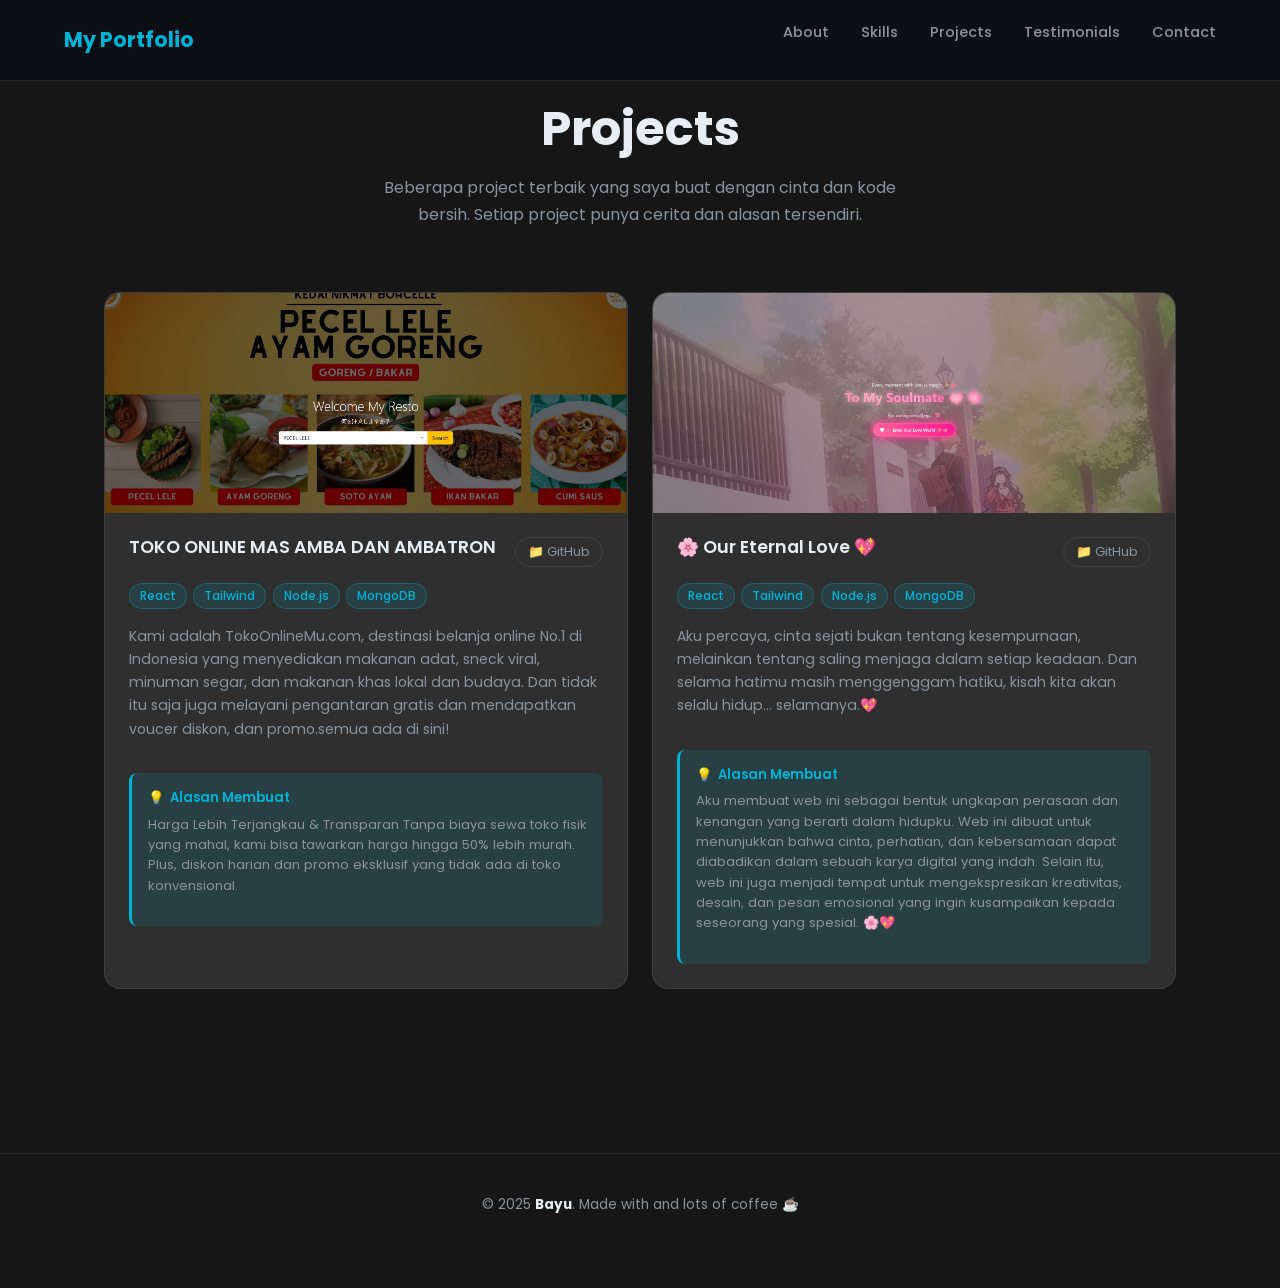
<file: project.html>
<!DOCTYPE html>
<html lang="id">
<head>
<meta charset="UTF-8">
<meta name="viewport" content="width=device-width, initial-scale=1.0">
<title>Projects - Bayu Portfolio</title>
<link href="https://fonts.googleapis.com/css2?family=Poppins:wght@300;400;500;600;700&display=swap" rel="stylesheet">
<link href="https://cdn.jsdelivr.net/npm/bootstrap@5.3.0/dist/css/bootstrap.min.css" rel="stylesheet">
<link rel="stylesheet" href="style.css">
</head>
<body>

<nav>
  <div class="logo">
    <i class="fas fa-rocket"></i>
    My Portfolio
  </div>
  <ul class="nav-links">
    <li><a href="index.html">About</a></li>
    <li><a href="skills.html">Skills</a></li>
    <li><a href="project.html">Projects</a></li>
    <li><a href="testimonials.html">Testimonials</a></li>
    <li><a href="contact.html">Contact</a></li>
  </ul>
</nav>

<section class="projects" id="projects">
  <div class="section-header">
    <h2 class="section-title">Projects</h2>
    <p class="section-subtitle">
      Beberapa project terbaik yang saya buat dengan cinta dan kode bersih. 
      Setiap project punya cerita dan alasan tersendiri.
    </p>
  </div>

  <div class="projects-grid">
    <!-- Project 1 -->
    <article class="project-card">
      <img src="toko.png" 
           alt="E-Commerce Website" class="project-image" loading="lazy">  
      <div class="project-content">
        <div class="project-header">
          <h3 class="project-title">TOKO ONLINE MAS AMBA DAN AMBATRON</h3>
          <div class="project-github">
            <a href="https://utomorizky767-create.github.io/toko/" target="_blank" class="github-link" rel="noopener">
              📁 GitHub
            </a>
          </div>
        </div>
        
        <div class="project-tech">
          <span class="tech-tag">React</span>
          <span class="tech-tag">Tailwind</span>
          <span class="tech-tag">Node.js</span>
          <span class="tech-tag">MongoDB</span>
        </div>
        
        <p class="project-description">
          Kami adalah TokoOnlineMu.com,
          destinasi belanja online No.1 di Indonesia yang menyediakan
          makanan adat, sneck viral, minuman segar, dan makanan khas lokal dan budaya.
          Dan tidak itu saja juga melayani pengantaran gratis dan mendapatkan voucer diskon, 
          dan promo.semua ada di sini!
        </p>
        
        <div class="project-reason">
          <div class="project-reason-title">
            💡 <span>Alasan Membuat</span>
          </div>
          <p class="project-reason-text">
           Harga Lebih Terjangkau & Transparan
           Tanpa biaya sewa toko fisik yang mahal,
           kami bisa tawarkan harga hingga 50% lebih murah. Plus,
           diskon harian dan promo eksklusif yang tidak ada di toko konvensional.
          </p>
        </div>
      </div>
    </article>

    <!-- Project 2: Portfolio Website -->
    <article class="project-card">
      <img src="my project.png" 
           alt="Portfolio Website" class="project-image" loading="lazy">
      <div class="project-content">
        <div class="project-header">
          <h3 class="project-title">🌸 Our Eternal Love 💖</h3>
          <div class="project-github">
            <a href="https://uyabcihuyy01-svg.github.io/when-yah/" target="_blank" class="github-link" rel="noopener">
              📁 GitHub
            </a>
          </div>
        </div>
        
        <div class="project-tech">
          <span class="tech-tag">React</span>
          <span class="tech-tag">Tailwind</span>
          <span class="tech-tag">Node.js</span>
          <span class="tech-tag">MongoDB</span>
        </div>
        
        <p class="project-description">
         Aku percaya, cinta sejati bukan tentang kesempurnaan,
         melainkan tentang saling menjaga dalam setiap keadaan.
         Dan selama hatimu masih menggenggam hatiku,
         kisah kita akan selalu hidup… selamanya.💖
        </p>
        
        <div class="project-reason">
          <div class="project-reason-title">
            💡 <span>Alasan Membuat</span>
          </div>
          <p class="project-reason-text">
          Aku membuat web ini sebagai bentuk ungkapan perasaan dan kenangan yang berarti dalam hidupku.
          Web ini dibuat untuk menunjukkan bahwa cinta, perhatian,
          dan kebersamaan dapat diabadikan dalam sebuah karya digital yang indah.
          Selain itu, web ini juga menjadi tempat untuk mengekspresikan kreativitas, desain, dan pesan emosional yang ingin kusampaikan kepada seseorang yang spesial. 🌸💖
          </p>
        </div>
      </div>
    </article>
  </div>
</section>

<footer class="footer">
  <div class="container">
    <div class="footer-content">
      <p>© 2025 <strong>Bayu</strong>. Made with <i class="fas fa-heart" style="color: #e25555;"></i> and lots of coffee ☕</p>
      <div class="footer-links">
        <a href="https://tiktok.com/@rizky_cihuyyyyy" target="_blank" rel="noopener"><i class="fab fa-tiktok"></i></a>
        <a href="https://instagram.com/uyabcihuy" target="_blank" rel="noopener"><i class="fab fa-instagram"></i></a>
        <a href="https://wa.me/6285707362924" target="_blank" rel="noopener"><i class="fab fa-whatsapp"></i></a>
      </div>
    </div>
  </div>
</footer>
<script src="https://cdn.jsdelivr.net/npm/bootstrap@5.3.3/dist/js/bootstrap.bundle.min.js"></script>
<script src="bang.js"></script>
</body>
</html>
</file>
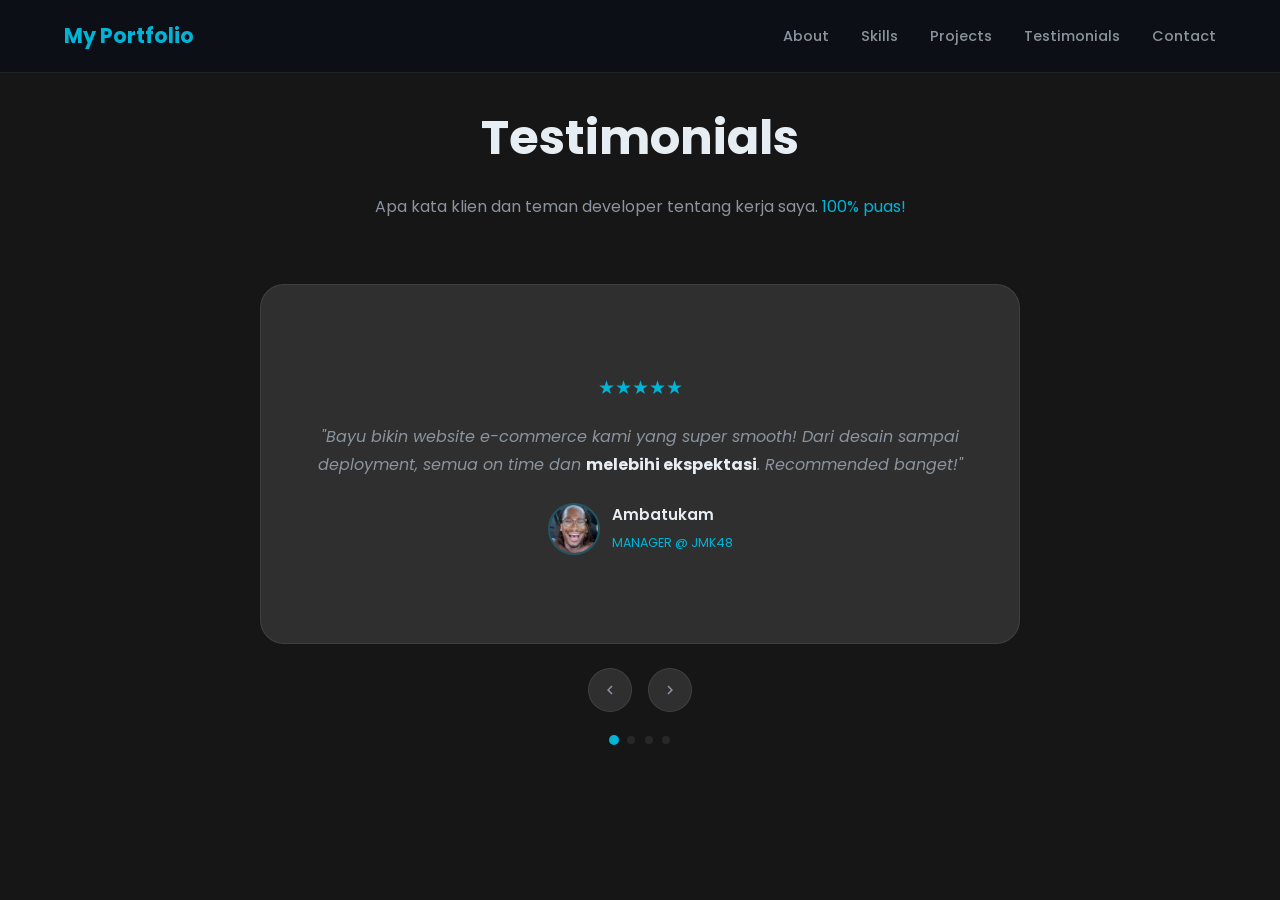
<file: testimonials.html>
<!DOCTYPE html>
<html lang="id">
<head>
<meta charset="UTF-8">
<meta name="viewport" content="width=device-width, initial-scale=1.0">
<title>Testimonials - Bayu Portfolio</title>
<link href="https://fonts.googleapis.com/css2?family=Poppins:wght@300;400;500;600;700&display=swap" rel="stylesheet">
<link rel="stylesheet" href="style.css">
</head>
<body>

  <nav>
  <div class="logo">My Portfolio</div>
  <ul class="nav-links">
    <li><a href="index.html">About</a></li>
    <li><a href="skills.html">Skills</a></li>
    <li><a href="project.html">Projects</a></li>
    <li><a href="testimonials.html">Testimonials</a></li>
    <li><a href="contact.html">Contact</a></li>
  </ul>
</nav>
<section class="testimonials" id="testimonials">
  <!-- Animated Background Layers -->
  <div class="particles">
    <div class="particle"></div>
    <div class="particle"></div>
    <div class="particle"></div>
    <div class="particle"></div>
    <div class="particle"></div>
    <div class="particle"></div>
    <div class="particle"></div>
  </div>
  
  <div class="grid-pattern"></div>
  
  <div class="floating-shapes">
    <div class="floating-shape shape1"></div>
    <div class="floating-shape shape2"></div>
    <div class="floating-shape shape3"></div>
  </div>

  <div class="section-header">
    <h2 class="section-title">Testimonials</h2>
    <p class="section-subtitle">
      Apa kata klien dan teman developer tentang kerja saya. 
      <span class="gradient-text">100% puas!</span>
    </p>
  </div>

  <div class="testimonials-container">
    <div class="testimonials-slider">
      <!-- Testimonial 1 -->
      <div class="testimonial-card active" data-aos="fade-up">
        <div class="testimonial-content">
          <div class="stars">
            <span>★</span><span>★</span><span>★</span><span>★</span><span>★</span>
          </div>
          <p class="testimonial-text">
            "Bayu bikin website e-commerce kami yang super smooth! 
            Dari desain sampai deployment, semua on time dan 
            <strong>melebihi ekspektasi</strong>. Recommended banget!"
          </p>
          <div class="testimonial-author">
            <div class="author-avatar">
              <img src="ah ambatukam.jpg" alt="Rina - Owner TokoOnline" loading="lazy">
            </div>
            <div class="author-info">
              <h4>Ambatukam</h4>
              <span>MANAGER @ JMK48</span>
            </div>
          </div>
        </div>
      </div>

      <!-- Testimonial 2 -->
      <div class="testimonial-card" data-aos="fade-up" data-aos-delay="100">
        <div class="testimonial-content">
          <div class="stars">
            <span>★</span><span>★</span><span>★</span><span>★</span><span>★</span>
          </div>
          <p class="testimonial-text">
            "Kerja sama Bayu untuk landing page SaaS kami luar biasa! 
            Konversi naik <strong>300%</strong> dalam 2 minggu. 
            Code-nya bersih dan performanya mantap!"
          </p>
          <div class="testimonial-author">
            <div class="author-avatar">
              <img src="rehan wangsaf.jpg" alt="Andi - CEO Startup" loading="lazy">
            </div>
            <div class="author-info">
              <h4>Rehan wangsaf</h4>
              <span>CEO @ ngawiket</span>
            </div>
          </div>
        </div>
      </div>

      <!-- Testimonial 3 -->
      <div class="testimonial-card" data-aos="fade-up" data-aos-delay="200">
        <div class="testimonial-content">
          <div class="stars">
            <span>★</span><span>★</span><span>★</span><span>★</span><span>★</span>
          </div>
          <p class="testimonial-text">
            "Portfolio Bayu bikin orang takjub! Sekarang client 
            langsung <strong>ngantri</strong> setelah liat websitenya. 
            Skill animasi dan modern design-nya top notch!"
          </p>
          <div class="testimonial-author">
            <div class="author-avatar">
              <img src="mas gatot.jpg" alt="Sari - Senior Developer" loading="lazy">
            </div>
            <div class="author-info">
              <h4>Harald Glöckler</h4>
              <span>PT MANUK EKA JAYA</span>
            </div>
          </div>
        </div>
      </div>

      <!-- Testimonial 4 -->
      <div class="testimonial-card" data-aos="fade-up" data-aos-delay="300">
        <div class="testimonial-content">
          <div class="stars">
            <span>★</span><span>★</span><span>★</span><span>★</span><span>★</span>
          </div>
          <p class="testimonial-text">
            "TaskFlow app yang dibuat Bayu bener-bener ngebantu tim 
            kami stay productive. Real-time collab dan PWA-nya 
            <strong>game changer</strong> buat remote work!"
          </p>
          <div class="testimonial-author">
            <div class="author-avatar">
              <img src="si imut.jpg" alt="Budi - Product Manager" loading="lazy">
            </div>
            <div class="author-info">
              <h4>si imut</h4>
              <span>presiden @ jomokkerto</span>
            </div>
          </div>
        </div>
      </div>
    </div>

    <!-- Slider Controls -->
    <div class="slider-controls">
      <button class="slider-btn prev" aria-label="Previous testimonial">
        <svg viewBox="0 0 24 24" fill="currentColor">
          <path d="M15.41 7.41L14 6l-6 6 6 6 1.41-1.41L10.83 12z"/>
        </svg>
      </button>
      <button class="slider-btn next" aria-label="Next testimonial">
        <svg viewBox="0 0 24 24" fill="currentColor">
          <path d="M8.59 16.59L10 18l6-6-6-6-1.41 1.41L13.17 12z"/>
        </svg>
      </button>
    </div>

    <!-- Progress Dots -->
    <div class="progress-dots">
      <span class="dot active"></span>
      <span class="dot"></span>
      <span class="dot"></span>
      <span class="dot"></span>
    </div>
  </div>
</section>

<script src="bang.js"></script>
</body>
</html>
</file>
<file: style.css>
/* ============================================================
   PORTFOLIO CSS — Satu Warna, Animasi Minimal
   Warna Aksen: #00b4d8 (Biru Cyan)
   ============================================================ */

/* ── Reset & Base ── */
*, *::before, *::after {
  box-sizing: border-box;
  margin: 0;
  padding: 0;
}

:root {
  --accent:      #00b4d8;
  --accent-dim:  rgba(0, 180, 216, 0.12);
  --accent-glow: rgba(0, 180, 216, 0.2);

  --bg:          #161616;
  --bg-card:     #54565469;
  --bg-card2:    #1c2330;

  --text:        #e6edf3;
  --text-muted:  #8b949e;
  --border:      rgba(255, 255, 255, 0.08);
  --border-accent: rgba(0, 180, 216, 0.3);

  --radius:      16px;
  --radius-sm:   8px;
  --radius-lg:   24px;
  --transition:  0.25s ease;
}

html {
  scroll-behavior: smooth;
}

body {
  font-family: 'Poppins', sans-serif;
  background: var(--bg);
  color: var(--text);
  line-height: 1.6;
  overflow-x: hidden;
}

/* ── Scrollbar ── */
::-webkit-scrollbar { width: 6px; }
::-webkit-scrollbar-track { background: var(--bg); }
::-webkit-scrollbar-thumb { background: var(--accent-dim); border-radius: 3px; }
::-webkit-scrollbar-thumb:hover { background: var(--accent); }

::selection { background: var(--accent-dim); color: var(--accent); }

/* ── Fade-in Animation (satu-satunya animasi masuk) ── */
@keyframes fadeIn {
  from { opacity: 0; transform: translateY(20px); }
  to   { opacity: 1; transform: translateY(0); }
}

/* ── Navbar ── */
nav {
  position: fixed;
  top: 0;
  width: 100%;
  padding: 1.2rem 5%;
  background: rgba(13, 17, 23, 0.92);
  backdrop-filter: blur(16px);
  border-bottom: 1px solid var(--border);
  z-index: 1000;
  display: flex;
  justify-content: space-between;
  align-items: center;
}

.logo {
  font-size: 1.3rem;
  font-weight: 700;
  color: var(--accent);
}

.nav-links {
  display: flex;
  gap: 2rem;
  list-style: none;
}

.nav-links a {
  color: var(--text-muted);
  text-decoration: none;
  font-size: 0.9rem;
  font-weight: 500;
  transition: color var(--transition);
  position: relative;
}

.nav-links a::after {
  content: '';
  position: absolute;
  width: 0;
  height: 2px;
  bottom: -4px;
  left: 0;
  background: var(--accent);
  transition: width var(--transition);
}

.nav-links a:hover {
  color: var(--accent);
}

.nav-links a:hover::after {
  width: 100%;
}

.nav-links a.active {
  color: var(--accent);
}

/* ── Section Base ── */
.section {
  padding: 100px 0;
}

.container {
  max-width: 1200px;
  margin: 0 auto;
  padding: 0 5%;
}

.section-header {
  text-align: center;
  margin-bottom: 4rem;
}

.section-title {
  font-size: clamp(2rem, 4vw, 3rem);
  font-weight: 700;
  color: var(--text);
  margin-bottom: 1rem;
}

.section-title span,
.gradient-text {
  color: var(--accent);
  -webkit-text-fill-color: var(--accent);
}

.section-subtitle {
  font-size: 1rem;
  color: var(--text-muted);
  max-width: 560px;
  margin: 0 auto;
  line-height: 1.7;
}

/* ── Hero Section ── */
.hero {
  min-height: 100vh;
  display: flex;
  align-items: center;
  padding: 0 5%;
  padding-top: 80px;
  animation: fadeIn 0.8s ease both;
}

.hero-container {
  max-width: 1200px;
  margin: 0 auto;
  width: 100%;
  display: grid;
  grid-template-columns: 1fr 1fr;
  gap: 5rem;
  align-items: center;
}

.hero-content {
  display: flex;
  flex-direction: column;
  gap: 1.5rem;
}

.hero-badge {
  display: inline-flex;
  align-items: center;
  gap: 0.5rem;
  background: var(--accent-dim);
  border: 1px solid var(--border-accent);
  color: var(--accent);
  font-size: 0.75rem;
  font-weight: 500;
  letter-spacing: 0.1em;
  text-transform: uppercase;
  padding: 0.4rem 1rem;
  border-radius: 100px;
  width: fit-content;
}

.hero-content h1 {
  font-size: clamp(2.2rem, 5vw, 3.8rem);
  font-weight: 700;
  line-height: 1.15;
  color: var(--text);
}

.hero-subtitle {
  font-size: 1rem;
  color: var(--text-muted);
  max-width: 480px;
  line-height: 1.8;
}

.hero-buttons {
  display: flex;
  gap: 1rem;
  flex-wrap: wrap;
}

.cta-btn {
  text-decoration: none;
  font-size: 0.9rem;
  font-weight: 500;
  padding: 0.8rem 1.8rem;
  border-radius: var(--radius);
  transition: all var(--transition);
  display: inline-flex;
  align-items: center;
  gap: 0.5rem;
  cursor: pointer;
}

.cta-btn.primary {
  background: var(--accent);
  color: #0d1117;
}

.cta-btn.primary:hover {
  background: #48cae4;
  transform: translateY(-2px);
  box-shadow: 0 8px 24px var(--accent-glow);
}

.cta-btn.secondary {
  background: transparent;
  color: var(--text);
  border: 1px solid var(--border);
}

.cta-btn.secondary:hover {
  border-color: var(--accent);
  color: var(--accent);
  transform: translateY(-2px);
}

/* ── Hero Stats ── */
.hero-stats {
  display: flex;
  gap: 2.5rem;
  padding-top: 1rem;
  border-top: 1px solid var(--border);
}

.stat {
  display: flex;
  flex-direction: column;
  gap: 0.2rem;
}

.stat-number {
  font-size: 1.6rem;
  font-weight: 700;
  color: var(--accent);
  line-height: 1;
}

.stat span:last-child {
  font-size: 0.75rem;
  color: var(--text-muted);
  text-transform: uppercase;
  letter-spacing: 0.08em;
}

/* ── Profile Card ── */
.hero-image {
  display: flex;
  justify-content: center;
  align-items: center;
}

.profile-card {
  position: relative;
  width: 320px;
  height: 400px;
  display: flex;
  align-items: center;
  justify-content: center;
}

.profile-image {
  position: relative;
  z-index: 2;
  width: 280px;
  height: 360px;
  border-radius: var(--radius-lg);
  overflow: hidden;
  border: 1px solid var(--border);
}

.profile-image img {
  width: 100%;
  height: 100%;
  object-fit: cover;
  transition: transform 0.4s ease;
}

.profile-card:hover .profile-image img {
  transform: scale(1.04);
}

.profile-glow {
  display: none; 
}

.profile-badge {
  position: absolute;
  bottom: 20px;
  left: 50%;
  transform: translateX(-50%);
  z-index: 3;
  background: rgba(13, 17, 23, 0.9);
  border: 1px solid var(--border-accent);
  backdrop-filter: blur(10px);
  color: var(--accent);
  font-size: 0.78rem;
  font-weight: 500;
  letter-spacing: 0.08em;
  text-transform: uppercase;
  padding: 0.45rem 1.2rem;
  border-radius: 100px;
  white-space: nowrap;
}

/* ── Music Toggle ── */
.music-toggle {
  position: fixed;
  bottom: 2rem;
  right: 2rem;
  z-index: 200;
  width: 50px;
  height: 50px;
  border-radius: 50%;
  border: 1px solid var(--border-accent);
  background: var(--bg-card);
  cursor: pointer;
  font-size: 1.2rem;
  display: flex;
  align-items: center;
  justify-content: center;
  transition: all var(--transition);
  box-shadow: 0 4px 16px rgba(0, 0, 0, 0.4);
}

.music-toggle:hover {
  border-color: var(--accent);
  box-shadow: 0 4px 24px var(--accent-glow);
  transform: scale(1.08);
}

/* ── Canvas (background) ── */
canvas {
  display: none; /* canvas animasi dinonaktifkan */
}

/* ── Skills Section ── */
.skills-container {
  display: grid;
  grid-template-columns: repeat(auto-fit, minmax(240px, 1fr));
  gap: 1.5rem;
  margin-top: 2rem;
}

.skill-card {
  background: var(--bg-card);
  border: 1px solid var(--border);
  border-radius: var(--radius);
  padding: 2rem 1.5rem;
  text-align: center;
  transition: border-color var(--transition), transform var(--transition);
}

.skill-card:hover {
  border-color: var(--border-accent);
  transform: translateY(-4px);
}

.skill-icon {
  width: 72px;
  height: 72px;
  margin: 0 auto 1.2rem;
  background: var(--accent-dim);
  border-radius: 50%;
  display: flex;
  align-items: center;
  justify-content: center;
  transition: background var(--transition);
}

.skill-card:hover .skill-icon {
  background: rgba(0, 180, 216, 0.2);
}

.skill-icon img {
  width: 40px;
  height: 40px;
  object-fit: contain;
}

.skill-card h3 {
  font-size: 1.1rem;
  font-weight: 600;
  color: var(--text);
  margin-bottom: 0.75rem;
}

.skill-card p {
  color: var(--text-muted);
  font-size: 0.88rem;
  line-height: 1.6;
}

/* ── Projects Section ── */
.projects {
  padding: 100px 5%;
  max-width: 1200px;
  margin: 0 auto;
}

.projects-grid {
  display: grid;
  grid-template-columns: repeat(auto-fit, minmax(340px, 1fr));
  gap: 1.5rem;
  margin-top: 2rem;
}

.project-card {
  background: var(--bg-card);
  border: 1px solid var(--border);
  border-radius: var(--radius);
  overflow: hidden;
  display: flex;
  flex-direction: column;
  transition: border-color var(--transition), transform var(--transition), box-shadow var(--transition);
}

.project-card:hover {
  border-color: var(--border-accent);
  transform: translateY(-5px);
  box-shadow: 0 16px 40px rgba(0, 0, 0, 0.3);
}

.project-image {
  width: 100%;
  height: 220px;
  object-fit: cover;
  display: block;
  transition: transform 0.4s ease;
}

.project-card:hover .project-image {
  transform: scale(1.03);
}

.project-content {
  padding: 1.5rem;
  display: flex;
  flex-direction: column;
  gap: 1rem;
  flex: 1;
}

.project-header {
  display: flex;
  justify-content: space-between;
  align-items: flex-start;
  gap: 0.75rem;
  flex-wrap: wrap;
}

.project-title {
  font-size: 1.1rem;
  font-weight: 600;
  color: var(--text);
  flex: 1;
}

.project-github {
  flex-shrink: 0;
}

.github-link {
  display: inline-flex;
  align-items: center;
  gap: 5px;
  font-size: 0.8rem;
  color: var(--text-muted);
  text-decoration: none;
  border: 1px solid var(--border);
  padding: 4px 12px;
  border-radius: 100px;
  transition: all var(--transition);
}

.github-link:hover {
  color: var(--accent);
  border-color: var(--border-accent);
  background: var(--accent-dim);
}

.project-tech {
  display: flex;
  flex-wrap: wrap;
  gap: 0.4rem;
}

.tech-tag {
  background: var(--accent-dim);
  border: 1px solid var(--border-accent);
  color: var(--accent);
  font-size: 0.75rem;
  font-weight: 500;
  padding: 2px 10px;
  border-radius: 100px;
}

.project-description {
  color: var(--text-muted);
  font-size: 0.88rem;
  line-height: 1.65;
}

.project-reason {
  background: var(--accent-dim);
  border-left: 3px solid var(--accent);
  padding: 0.9rem 1rem;
  border-radius: var(--radius-sm);
}

.project-reason-title {
  color: var(--accent);
  font-weight: 600;
  font-size: 0.82rem;
  margin-bottom: 0.4rem;
  display: flex;
  align-items: center;
  gap: 0.4rem;
}

.project-reason-text {
  color: var(--text-muted);
  font-size: 0.82rem;
  line-height: 1.55;
}

.project-links {
  display: flex;
  gap: 0.75rem;
  margin-top: auto;
  padding-top: 0.5rem;
}

.project-link {
  display: inline-flex;
  align-items: center;
  gap: 6px;
  font-size: 0.85rem;
  font-weight: 500;
  color: var(--text);
  text-decoration: none;
  background: var(--accent);
  padding: 0.5rem 1.2rem;
  border-radius: 100px;
  transition: all var(--transition);
}

.project-link:hover {
  background: #48cae4;
  color: #0d1117;
  transform: translateY(-1px);
}

/* ── Testimonials Section ── */
.testimonials {
  padding: 100px 5%;
  max-width: 1200px;
  margin: 0 auto;
  position: relative;
}

/* Hapus semua animasi particle/shape/grid */
.particles, .grid-pattern, .floating-shapes,
.particle, .floating-shape {
  display: none;
}

.testimonials-container {
  max-width: 760px;
  margin: 0 auto;
}

.testimonials-slider {
  position: relative;
  height: 360px;
  overflow: hidden;
  border-radius: var(--radius-lg);
  background: var(--bg-card);
  border: 1px solid var(--border);
}

.testimonial-card {
  position: absolute;
  top: 0;
  left: 0;
  width: 100%;
  height: 100%;
  padding: 2.5rem 2rem;
  opacity: 0;
  visibility: hidden;
  transform: translateX(40px);
  transition: opacity 0.4s ease, transform 0.4s ease, visibility 0.4s;
}

.testimonial-card.active {
  opacity: 1;
  visibility: visible;
  transform: translateX(0);
}

.testimonial-card.prev-slide {
  transform: translateX(-40px);
}

.testimonial-content {
  height: 100%;
  display: flex;
  flex-direction: column;
  justify-content: center;
  text-align: center;
}

.stars {
  color: var(--accent);
  font-size: 1.2rem;
  margin-bottom: 1.2rem;
}

.testimonial-text {
  font-size: 1rem;
  color: var(--text-muted);
  line-height: 1.75;
  margin-bottom: 1.5rem;
  font-style: italic;
}

.testimonial-text strong {
  color: var(--text);
  font-style: normal;
}

.testimonial-author {
  display: flex;
  align-items: center;
  justify-content: center;
  gap: 0.75rem;
}

.author-avatar {
  width: 52px;
  height: 52px;
  border-radius: 50%;
  overflow: hidden;
  border: 2px solid var(--border-accent);
  flex-shrink: 0;
}

.author-avatar img {
  width: 100%;
  height: 100%;
  object-fit: cover;
}

.author-info h4 {
  color: var(--text);
  font-size: 0.95rem;
  font-weight: 600;
  margin-bottom: 0.15rem;
  text-align: left;
}

.author-info span {
  color: var(--accent);
  font-size: 0.78rem;
}

/* ── Slider Controls ── */
.slider-controls {
  display: flex;
  justify-content: center;
  gap: 1rem;
  margin: 1.5rem 0;
}

.slider-btn {
  width: 44px;
  height: 44px;
  border-radius: 50%;
  background: var(--bg-card);
  border: 1px solid var(--border);
  color: var(--text-muted);
  display: flex;
  align-items: center;
  justify-content: center;
  cursor: pointer;
  transition: all var(--transition);
}

.slider-btn:hover {
  background: var(--accent-dim);
  border-color: var(--border-accent);
  color: var(--accent);
}

.slider-btn svg {
  width: 18px;
  height: 18px;
}

.progress-dots {
  display: flex;
  justify-content: center;
  gap: 0.6rem;
}

.dot {
  width: 8px;
  height: 8px;
  border-radius: 50%;
  background: var(--border);
  cursor: pointer;
  transition: all var(--transition);
}

.dot.active {
  background: var(--accent);
  transform: scale(1.25);
}

/* ── Contact Section ── */
.main-content {
  padding-top: 80px;
}

.hero-contact {
  padding: 80px 0;
  animation: fadeIn 0.7s ease both;
}

.section-desc {
  font-size: 0.95rem;
  color: var(--text-muted);
  margin-top: 0.5rem;
}

.contact-container {
  max-width: 700px;
  margin: 0 auto;
}

.contact-info {
  margin-bottom: 2rem;
}

.contact-title {
  font-size: 1.1rem;
  font-weight: 600;
  color: var(--text);
  margin-bottom: 1.2rem;
  display: flex;
  align-items: center;
  gap: 0.5rem;
}

.contact-title i {
  color: var(--accent);
}

.contact-list {
  display: flex;
  flex-direction: column;
  gap: 0.75rem;
}

.contact-item {
  display: flex;
  align-items: center;
  gap: 1rem;
  padding: 1rem 1.25rem;
  background: var(--bg-card);
  border: 1px solid var(--border);
  border-radius: var(--radius);
  transition: border-color var(--transition), transform var(--transition);
}

.contact-item:hover {
  border-color: var(--border-accent);
  transform: translateX(4px);
}

.contact-icon {
  width: 44px;
  height: 44px;
  border-radius: 50%;
  background: var(--accent-dim);
  display: flex;
  align-items: center;
  justify-content: center;
  color: var(--accent);
  flex-shrink: 0;
  font-size: 1rem;
}

.contact-details {
  display: flex;
  align-items: center;
  gap: 0.75rem;
  flex: 1;
}

.contact-details strong {
  font-size: 0.9rem;
  color: var(--text);
  min-width: 80px;
}

.contact-label {
  color: var(--text-muted);
  font-size: 0.85rem;
  flex: 1;
}

.contact-link {
  color: var(--accent);
  font-size: 0.8rem;
  transition: opacity var(--transition);
  text-decoration: none;
}

.contact-link:hover {
  opacity: 0.7;
}

/* ── QR Section ── */
.qr-section {
  background: var(--bg-card);
  border: 1px solid var(--border);
  border-radius: var(--radius-lg);
  padding: 2rem;
  margin: 2rem 0;
}

.qr-header {
  text-align: center;
  margin-bottom: 1.5rem;
}

.qr-header h3 {
  font-size: 1.1rem;
  font-weight: 600;
  color: var(--text);
  margin-bottom: 0.3rem;
  display: flex;
  align-items: center;
  justify-content: center;
  gap: 0.5rem;
}

.qr-header h3 i {
  color: var(--accent);
}

.qr-header p {
  font-size: 0.85rem;
  color: var(--text-muted);
}

.qr-grid {
  display: grid;
  grid-template-columns: repeat(3, 1fr);
  gap: 1rem;
}

.qr-card {
  background: var(--bg);
  border: 1px solid var(--border);
  border-radius: var(--radius);
  padding: 1.25rem 1rem;
  text-align: center;
  transition: border-color var(--transition), transform var(--transition);
}

.qr-card:hover {
  border-color: var(--border-accent);
  transform: translateY(-3px);
}

.qr-wrapper {
  position: relative;
  width: 90px;
  height: 90px;
  margin: 0 auto 0.75rem;
}

.qr-code {
  width: 100%;
  height: 100%;
  border-radius: var(--radius-sm);
  object-fit: cover;
}

.scan-icon {
  position: absolute;
  bottom: -6px;
  right: -6px;
  width: 22px;
  height: 22px;
  background: var(--accent);
  border-radius: 50%;
  display: flex;
  align-items: center;
  justify-content: center;
  color: #0d1117;
  font-size: 10px;
}

.qr-label {
  display: flex;
  align-items: center;
  justify-content: center;
  gap: 6px;
  font-weight: 500;
  font-size: 0.82rem;
  color: var(--text-muted);
}

.qr-label i {
  color: var(--accent);
}

/* ── CTA Buttons (Contact Page) ── */
.cta-section {
  display: flex;
  flex-direction: column;
  gap: 0.75rem;
  align-items: center;
  margin-top: 1.5rem;
}

.cta-section .cta-btn {
  width: 100%;
  justify-content: center;
}

.cta-btn.whatsapp-link {
  background: transparent;
  color: var(--accent);
  border: 1px solid var(--border-accent);
}

.cta-btn.whatsapp-link:hover {
  background: var(--accent-dim);
}

/* ── Footer ── */
footer {
  text-align: center;
  padding: 2.5rem 0;
  border-top: 1px solid var(--border);
  margin-top: 4rem;
}

.footer-content {
  display: flex;
  flex-direction: column;
  align-items: center;
  gap: 1rem;
}

.footer-content p {
  font-size: 0.85rem;
  color: var(--text-muted);
}

.footer-content strong {
  color: var(--text);
}

.footer-links {
  display: flex;
  gap: 1.2rem;
}

.footer-links a {
  color: var(--text-muted);
  font-size: 1.1rem;
  text-decoration: none;
  transition: color var(--transition);
}

.footer-links a:hover {
  color: var(--accent);
}

/* ── Responsive ── */
@media (max-width: 900px) {
  nav {
    padding: 1rem 5%;
  }

  .hero-container {
    grid-template-columns: 1fr;
    gap: 3rem;
    text-align: center;
  }

  .hero-content {
    align-items: center;
  }

  .hero-subtitle {
    max-width: 100%;
  }

  .hero-stats {
    justify-content: center;
  }

  .hero-image {
    order: -1;
  }

  .profile-card {
    width: 240px;
    height: 300px;
  }

  .profile-image {
    width: 200px;
    height: 260px;
  }
}

@media (max-width: 768px) {
  .nav-links {
    gap: 1.2rem;
    font-size: 0.82rem;
  }

  .skills-container {
    grid-template-columns: 1fr;
  }

  .projects-grid {
    grid-template-columns: 1fr;
  }

  .testimonials-slider {
    height: 400px;
  }

  .qr-grid {
    grid-template-columns: repeat(3, 1fr);
    gap: 0.75rem;
  }

  .contact-details {
    flex-direction: column;
    align-items: flex-start;
    gap: 0.25rem;
  }
}

@media (max-width: 600px) {
  .nav-links {
    display: none;
  }

  .hero-buttons {
    justify-content: center;
  }

  .hero-stats {
    gap: 1.5rem;
  }

  .qr-grid {
    grid-template-columns: 1fr;
  }
}
</file>
